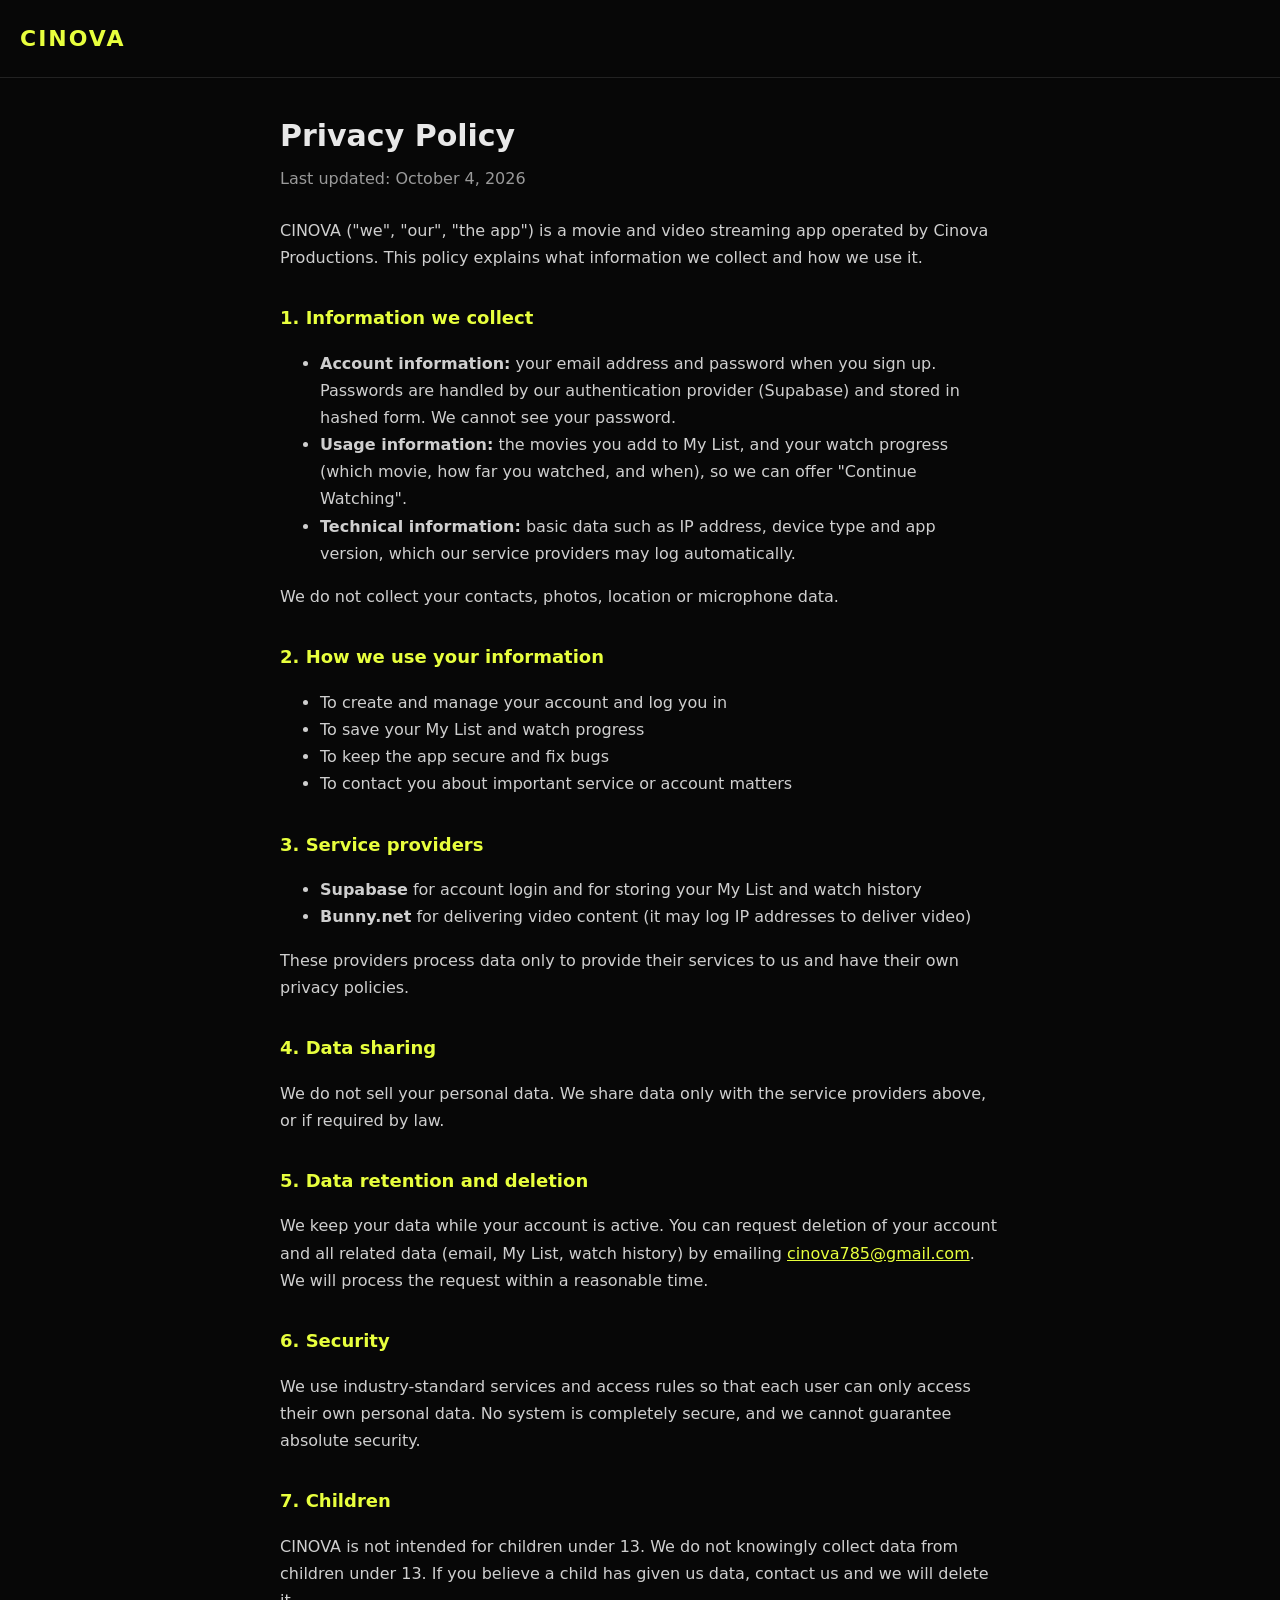
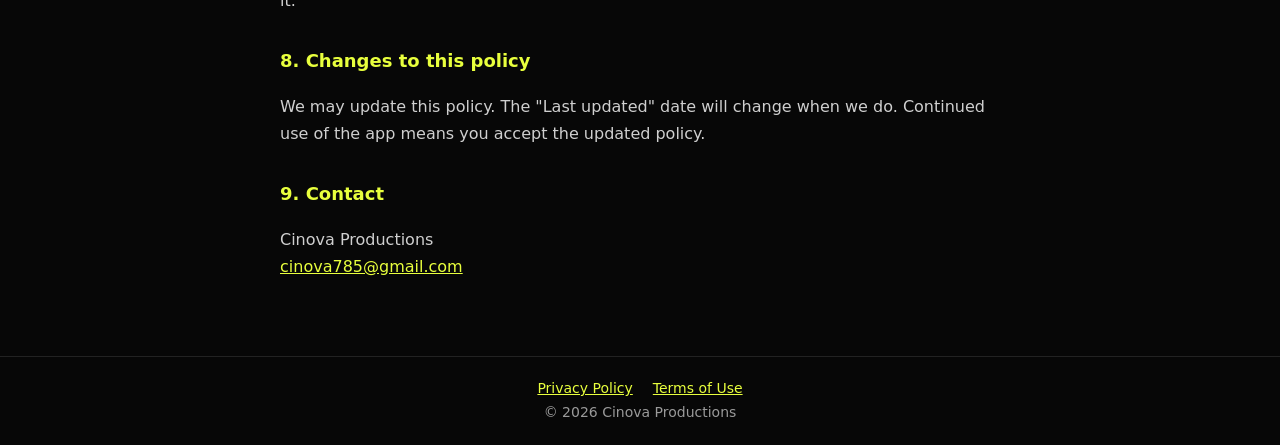
<file: privacy.html>
<!DOCTYPE html>
<html lang="en">
<head>
<meta charset="utf-8">
<meta name="viewport" content="width=device-width, initial-scale=1">
<title>Privacy Policy - CINOVA</title>
<link rel="stylesheet" href="style.css">
</head>
<body>
<header><a href="index.html">CINOVA</a></header>
<main>
<h1>Privacy Policy</h1>
<div class="date">Last updated: October 4, 2026</div>
<p>CINOVA ("we", "our", "the app") is a movie and video streaming app operated by Cinova Productions. This policy explains what information we collect and how we use it.</p>

<h2>1. Information we collect</h2>
<ul>
<li><b>Account information:</b> your email address and password when you sign up. Passwords are handled by our authentication provider (Supabase) and stored in hashed form. We cannot see your password.</li>
<li><b>Usage information:</b> the movies you add to My List, and your watch progress (which movie, how far you watched, and when), so we can offer "Continue Watching".</li>
<li><b>Technical information:</b> basic data such as IP address, device type and app version, which our service providers may log automatically.</li>
</ul>
<p>We do not collect your contacts, photos, location or microphone data.</p>

<h2>2. How we use your information</h2>
<ul>
<li>To create and manage your account and log you in</li>
<li>To save your My List and watch progress</li>
<li>To keep the app secure and fix bugs</li>
<li>To contact you about important service or account matters</li>
</ul>

<h2>3. Service providers</h2>
<ul>
<li><b>Supabase</b> for account login and for storing your My List and watch history</li>
<li><b>Bunny.net</b> for delivering video content (it may log IP addresses to deliver video)</li>
</ul>
<p>These providers process data only to provide their services to us and have their own privacy policies.</p>

<h2>4. Data sharing</h2>
<p>We do not sell your personal data. We share data only with the service providers above, or if required by law.</p>

<h2>5. Data retention and deletion</h2>
<p>We keep your data while your account is active. You can request deletion of your account and all related data (email, My List, watch history) by emailing <a href="mailto:cinova785@gmail.com">cinova785@gmail.com</a>. We will process the request within a reasonable time.</p>

<h2>6. Security</h2>
<p>We use industry-standard services and access rules so that each user can only access their own personal data. No system is completely secure, and we cannot guarantee absolute security.</p>

<h2>7. Children</h2>
<p>CINOVA is not intended for children under 13. We do not knowingly collect data from children under 13. If you believe a child has given us data, contact us and we will delete it.</p>

<h2>8. Changes to this policy</h2>
<p>We may update this policy. The "Last updated" date will change when we do. Continued use of the app means you accept the updated policy.</p>

<h2>9. Contact</h2>
<p>Cinova Productions<br><a href="mailto:cinova785@gmail.com">cinova785@gmail.com</a></p>
</main>
<footer><a href="privacy.html">Privacy Policy</a><a href="terms.html">Terms of Use</a><br>&copy; 2026 Cinova Productions</footer>
</body>
</html>
</file>
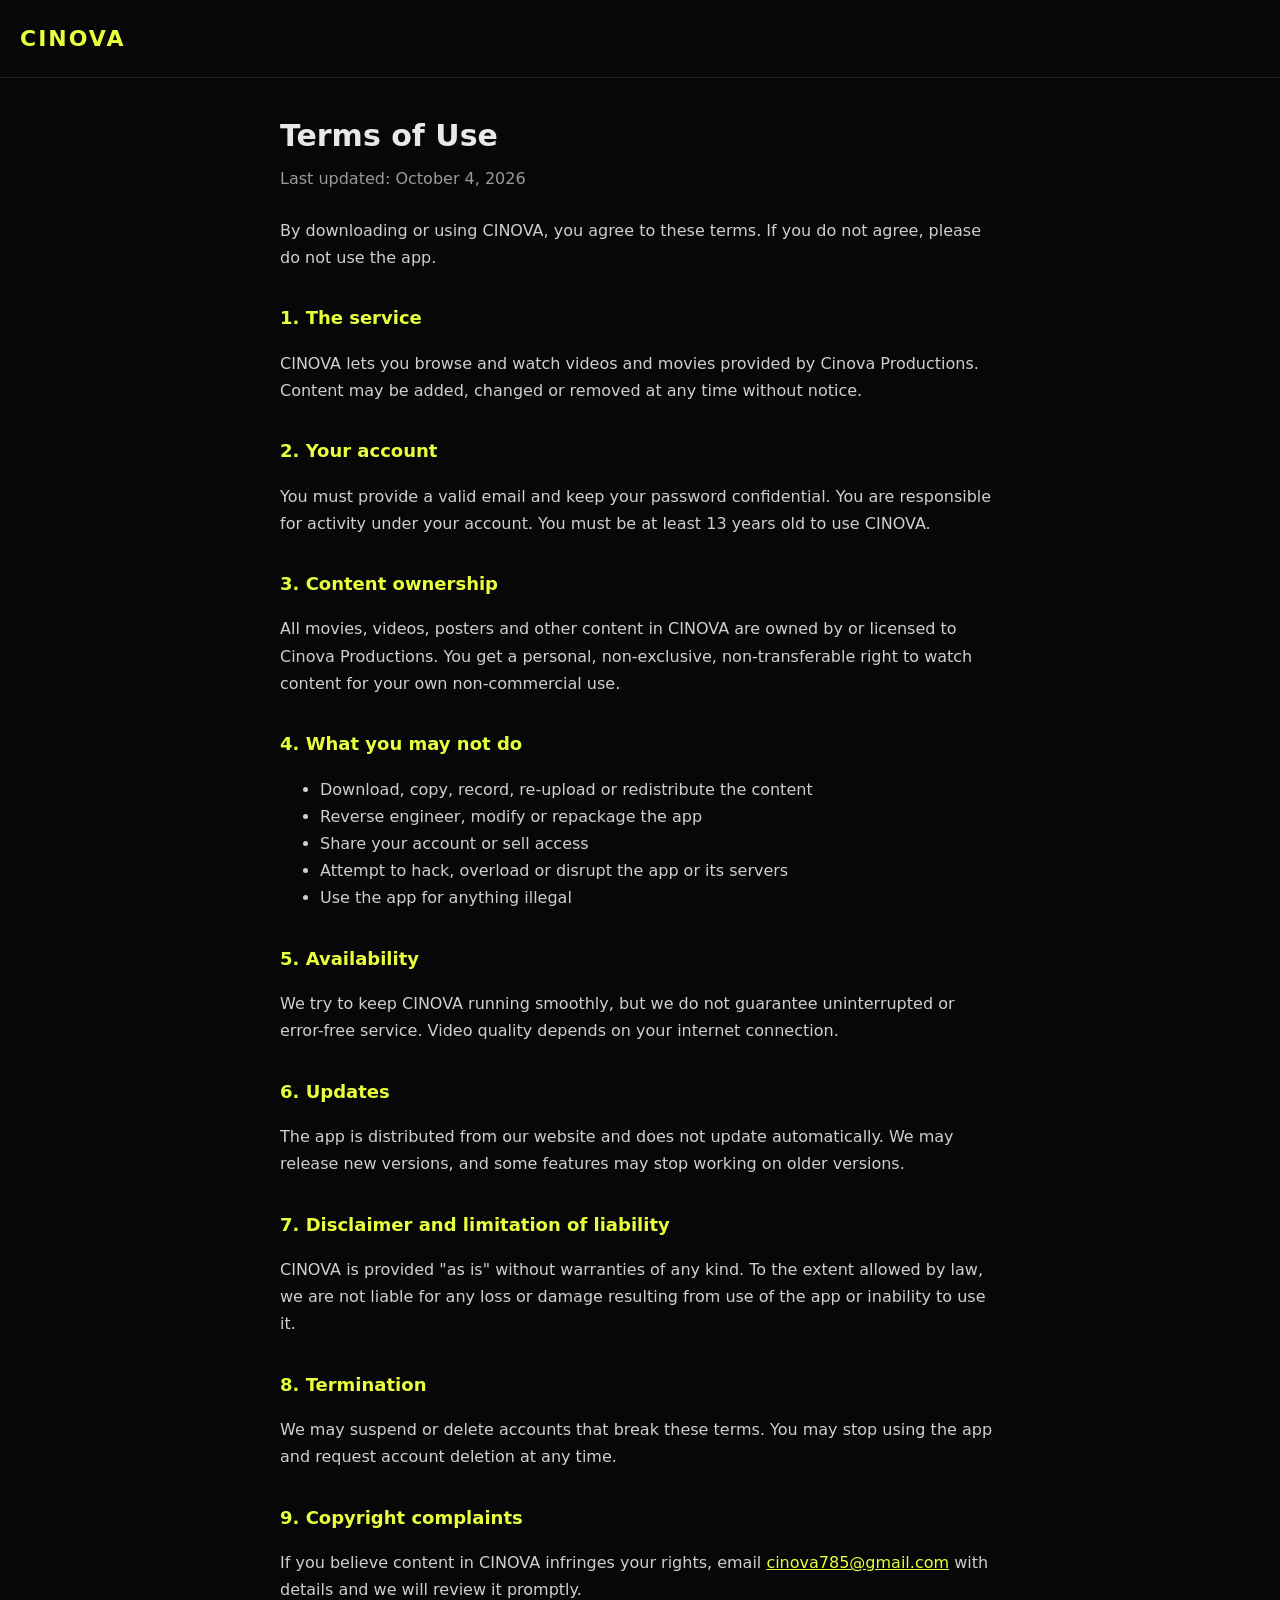
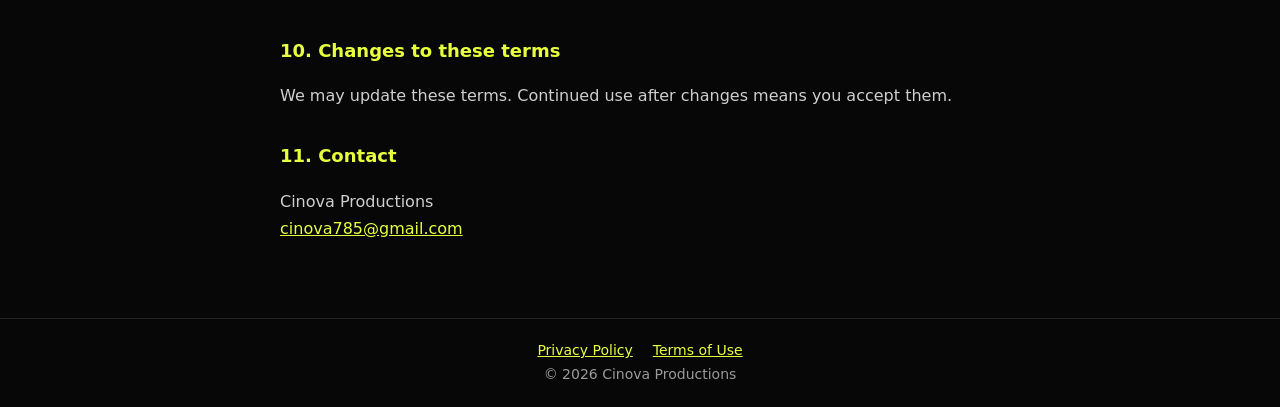
<file: terms.html>
<!DOCTYPE html>
<html lang="en">
<head>
<meta charset="utf-8">
<meta name="viewport" content="width=device-width, initial-scale=1">
<title>Terms of Use - CINOVA</title>
<link rel="stylesheet" href="style.css">
</head>
<body>
<header><a href="index.html">CINOVA</a></header>
<main>
<h1>Terms of Use</h1>
<div class="date">Last updated: October 4, 2026</div>
<p>By downloading or using CINOVA, you agree to these terms. If you do not agree, please do not use the app.</p>

<h2>1. The service</h2>
<p>CINOVA lets you browse and watch videos and movies provided by Cinova Productions. Content may be added, changed or removed at any time without notice.</p>

<h2>2. Your account</h2>
<p>You must provide a valid email and keep your password confidential. You are responsible for activity under your account. You must be at least 13 years old to use CINOVA.</p>

<h2>3. Content ownership</h2>
<p>All movies, videos, posters and other content in CINOVA are owned by or licensed to Cinova Productions. You get a personal, non-exclusive, non-transferable right to watch content for your own non-commercial use.</p>

<h2>4. What you may not do</h2>
<ul>
<li>Download, copy, record, re-upload or redistribute the content</li>
<li>Reverse engineer, modify or repackage the app</li>
<li>Share your account or sell access</li>
<li>Attempt to hack, overload or disrupt the app or its servers</li>
<li>Use the app for anything illegal</li>
</ul>

<h2>5. Availability</h2>
<p>We try to keep CINOVA running smoothly, but we do not guarantee uninterrupted or error-free service. Video quality depends on your internet connection.</p>

<h2>6. Updates</h2>
<p>The app is distributed from our website and does not update automatically. We may release new versions, and some features may stop working on older versions.</p>

<h2>7. Disclaimer and limitation of liability</h2>
<p>CINOVA is provided "as is" without warranties of any kind. To the extent allowed by law, we are not liable for any loss or damage resulting from use of the app or inability to use it.</p>

<h2>8. Termination</h2>
<p>We may suspend or delete accounts that break these terms. You may stop using the app and request account deletion at any time.</p>

<h2>9. Copyright complaints</h2>
<p>If you believe content in CINOVA infringes your rights, email <a href="mailto:cinova785@gmail.com">cinova785@gmail.com</a> with details and we will review it promptly.</p>

<h2>10. Changes to these terms</h2>
<p>We may update these terms. Continued use after changes means you accept them.</p>

<h2>11. Contact</h2>
<p>Cinova Productions<br><a href="mailto:cinova785@gmail.com">cinova785@gmail.com</a></p>
</main>
<footer><a href="privacy.html">Privacy Policy</a><a href="terms.html">Terms of Use</a><br>&copy; 2026 Cinova Productions</footer>
</body>
</html>
</file>
<file: style.css>
:root{--bg:#070707;--fg:#e8e8e8;--mute:#9a9a9a;--accent:#E8FF3D;--line:#222}
*{box-sizing:border-box}
html,body{margin:0}
body{background:var(--bg);color:var(--fg);font:16px/1.7 system-ui,-apple-system,"Segoe UI",Roboto,Arial,sans-serif}
header{padding:20px;border-bottom:1px solid var(--line)}
header a{color:var(--accent);font-weight:900;letter-spacing:2px;font-size:22px;text-decoration:none}
main{max-width:760px;margin:0 auto;padding:32px 20px 60px}
h1{font-size:30px;margin:0 0 4px}
h2{font-size:18px;color:var(--accent);margin:32px 0 8px}
p,li{color:#cfcfcf}
.date{color:var(--mute);margin-bottom:24px}
a{color:var(--accent)}
footer{border-top:1px solid var(--line);padding:20px;text-align:center;color:var(--mute);font-size:14px}
footer a{margin:0 10px}
</file>
